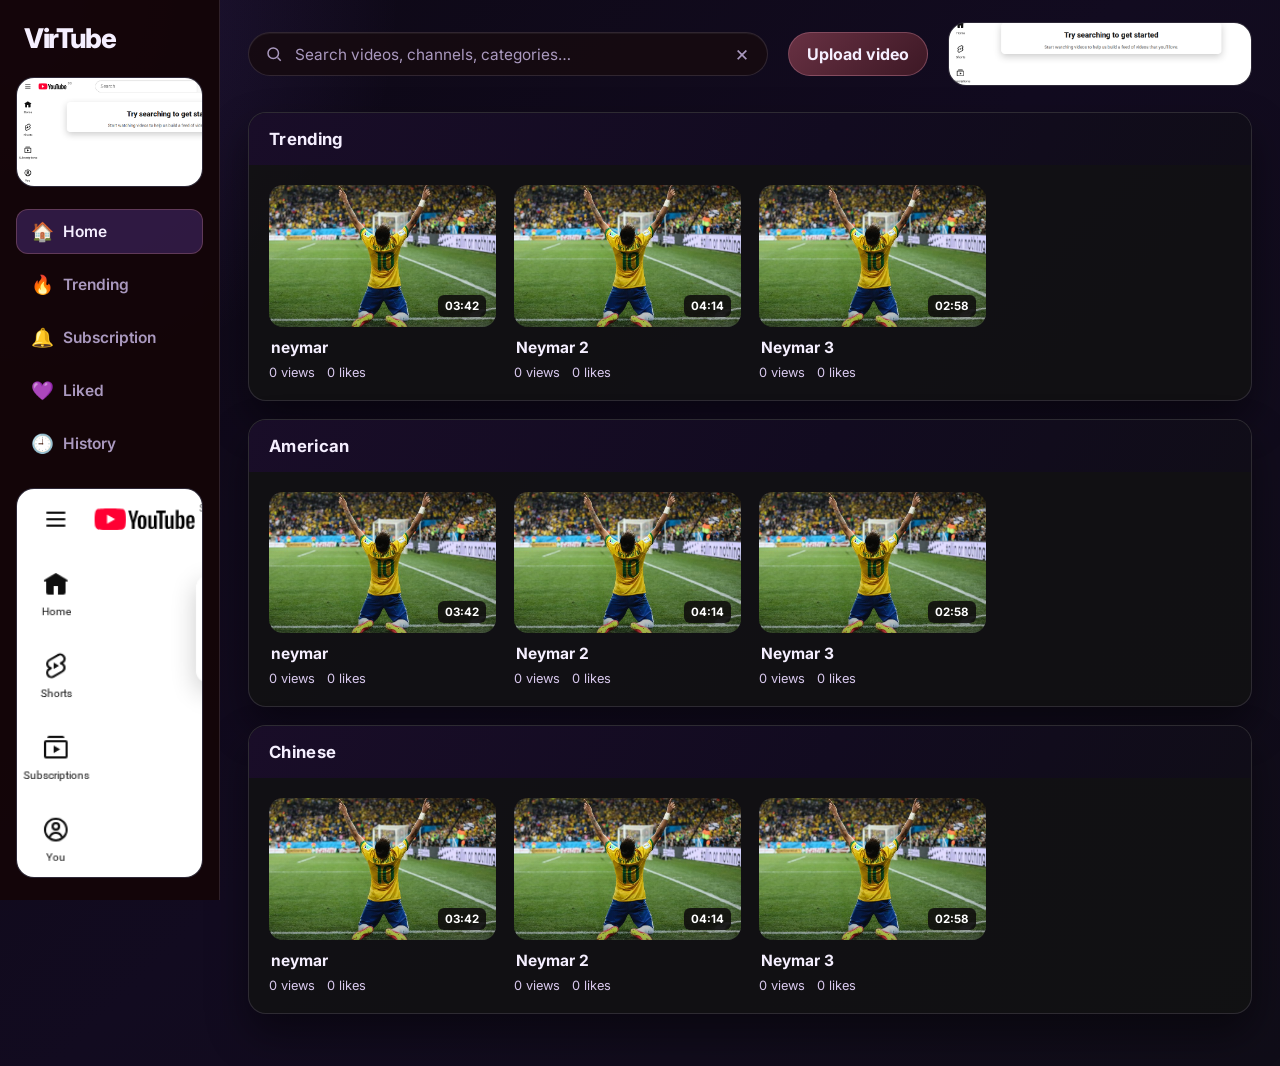
<file: index.html>
<!DOCTYPE html>
<html lang="en">
  <head>
    <meta charset="UTF-8" />
    <meta name="viewport" content="width=device-width, initial-scale=1.0" />
    <title>VirTube</title>
    <meta name="description" content="A clean video hub with a modern feed and watch experience." />
    <link rel="preconnect" href="https://fonts.googleapis.com" />
    <link rel="preconnect" href="https://fonts.gstatic.com" crossorigin />
    <link href="https://fonts.googleapis.com/css2?family=Inter:wght@400;500;600;700;800&display=swap" rel="stylesheet" />
    <link rel="stylesheet" href="style.css" />
  </head>
  <body>
    <div class="app-shell">
      <aside class="sidebar" aria-label="Sidebar navigation">
        <div class="brand">VirTube</div>

        <a class="ad-slot ad-slot--top" href="https://www.youtube.com/" target="_blank" rel="noopener noreferrer" aria-label="Visit YouTube (opens in a new tab)">
          <img src="youtube-banner.png" alt="YouTube website" />
        </a>

        <nav class="nav" aria-label="Main navigation">
          <button class="nav-item is-active" data-page="home" aria-label="Home page">
            <span class="nav-emoji" aria-hidden="true">🏠</span>
            <span>Home</span>
          </button>
          <button class="nav-item" data-page="trending" aria-label="Trending page">
            <span class="nav-emoji" aria-hidden="true">🔥</span>
            <span>Trending</span>
          </button>
          <button class="nav-item" data-page="subscription" aria-label="Subscription page">
            <span class="nav-emoji" aria-hidden="true">🔔</span>
            <span>Subscription</span>
          </button>
          <button class="nav-item" data-page="liked" aria-label="Liked videos page">
            <span class="nav-emoji" aria-hidden="true">💜</span>
            <span>Liked</span>
          </button>
          <button class="nav-item" data-page="history" aria-label="Watch history page">
            <span class="nav-emoji" aria-hidden="true">🕘</span>
            <span>History</span>
          </button>
        </nav>

        <section id="sidebarRecommendations" class="sidebar-recommendations" aria-label="Recommended videos" hidden>
          <h2>Recommended</h2>
          <div id="sidebarRecommendationList" class="sidebar-recommendation-list"></div>
        </section>

        <a class="ad-slot ad-slot--bottom" href="https://www.youtube.com/" target="_blank" rel="noopener noreferrer" aria-label="Visit YouTube (opens in a new tab)">
          <img src="youtube-banner.png" alt="YouTube website" />
        </a>
      </aside>

      <main class="main">
        <header class="topbar">
          <div class="search" role="search">
            <svg viewBox="0 0 24 24" class="search-icon" aria-hidden="true"><circle cx="11" cy="11" r="7"/><path d="m21 21-4.3-4.3"/></svg>
            <label class="visually-hidden" for="searchInput">Search videos</label>
            <input type="text" id="searchInput" placeholder="Search videos, channels, categories…" />
            <button class="search-clear" id="searchClear" type="button" aria-label="Clear search">&times;</button>
          </div>

          <div class="upload-control">
            <input id="videoUpload" class="visually-hidden" type="file" accept="video/*" />
            <button id="uploadButton" class="upload-button" type="button">Upload video</button>
          </div>
          <p id="uploadStatus" class="upload-status" role="status" aria-live="polite"></p>

          <a class="ad-slot ad-slot--banner" href="https://www.youtube.com/" target="_blank" rel="noopener noreferrer" aria-label="Visit YouTube (opens in a new tab)">
            <img src="youtube-banner.png" alt="YouTube website" />
          </a>
        </header>

        <div id="feed" class="feed" aria-live="polite"></div>
        <div id="watch" class="watch-page" hidden aria-live="polite"></div>
      </main>
    </div>

    <script src="script.js"></script>
  </body>
</html>
</file>
<file: style.css>
:root {
  --dark-luxury: #0d0814;
  --wine: #190d28;
  --crimson: #170922;
  --plum: #120b20;
  --charcoal: #100d18;
  --bg: var(--dark-luxury);
  --bg-alt: var(--charcoal);
  --sidebar-bg: var(--crimson);
  --panel: var(--wine);
  --panel-soft: var(--plum);
  --accent: #8b5cf6;
  --accent-soft: rgba(139, 92, 246, 0.24);
  --text: #f5efff;
  --text-soft: #d9c9ee;
  --text-dim: #aa99bf;
  --border: rgba(217, 201, 238, 0.14);
  --shadow: 0 20px 40px rgba(0, 0, 0, 0.42);
  --radius: 18px;
}

* { box-sizing: border-box; }

html, body {
  margin: 0;
  min-height: 100%;
  background:
    radial-gradient(circle at top left, rgba(139, 92, 246, 0.2), transparent 24%),
    linear-gradient(135deg, var(--dark-luxury), var(--plum) 48%, var(--charcoal));
  color: var(--text);
  font-family: "Inter", sans-serif;
}

body {
  min-height: 100vh;
}

button, input {
  font: inherit;
}

button {
  cursor: pointer;
}

img, video {
  max-width: 100%;
  display: block;
}

.visually-hidden {
  position: absolute;
  width: 1px;
  height: 1px;
  padding: 0;
  margin: -1px;
  overflow: hidden;
  clip: rect(0, 0, 0, 0);
  white-space: nowrap;
  border: 0;
}

.app-shell {
  display: flex;
  min-height: 100vh;
}

.sidebar {
  width: 220px;
  flex-shrink: 0;
  background: rgba(20, 6, 9, 0.97);
  border-right: 1px solid var(--border);
  display: flex;
  flex-direction: column;
  gap: 22px;
  padding: 22px 16px;
  position: sticky;
  top: 0;
  height: 100vh;
  overflow-y: auto;
}

.brand {
  font-weight: 800;
  font-size: 1.7rem;
  letter-spacing: -0.05em;
  color: var(--text);
  padding-left: 8px;
}

.ad-slot {
  background: var(--charcoal);
  border: 1px solid var(--border);
  border-radius: var(--radius);
  display: flex;
  align-items: center;
  justify-content: center;
  overflow: hidden;
  position: relative;
  transition: border-color 0.18s ease, transform 0.18s ease;
}

.ad-slot:hover,
.ad-slot:focus-visible {
  border-color: rgba(164, 103, 124, 0.68);
  transform: translateY(-1px);
  outline: none;
}

.ad-slot img {
  width: 100%;
  height: 100%;
  object-fit: cover;
}

.ad-slot--top img,
.ad-slot--bottom img {
  object-position: left center;
}

.ad-tag {
  font-weight: 800;
  font-size: 1.4rem;
  opacity: 0.8;
  letter-spacing: 0.1em;
  text-transform: uppercase;
}

.ad-slot--top { height: 110px; }
.ad-slot--bottom { flex: 1; min-height: 120px; margin-top: auto; }
.sidebar-recommendations[hidden] { display: none; }

.sidebar-recommendations h2 {
  margin: 2px 8px 10px;
  color: var(--text-soft);
  font-size: 0.78rem;
  letter-spacing: 0.1em;
  text-transform: uppercase;
}

.sidebar-recommendation-list {
  display: flex;
  flex-direction: column;
  gap: 6px;
}

.sidebar-recommendation {
  display: flex;
  align-items: center;
  gap: 9px;
  min-width: 0;
  padding: 7px;
  border: 1px solid transparent;
  border-radius: 12px;
  color: var(--text);
  cursor: pointer;
  transition: background 0.18s ease, border-color 0.18s ease;
}

.sidebar-recommendation:hover,
.sidebar-recommendation:focus-visible {
  background: rgba(255, 255, 255, 0.04);
  border-color: var(--border);
  outline: none;
}

.sidebar-rec-thumb {
  width: 76px;
  aspect-ratio: 16 / 9;
  flex: 0 0 auto;
  border-radius: 8px;
  background: linear-gradient(135deg, var(--wine), var(--plum)) center / cover;
}

.sidebar-rec-copy {
  min-width: 0;
}

.sidebar-rec-title {
  display: -webkit-box;
  overflow: hidden;
  -webkit-box-orient: vertical;
  -webkit-line-clamp: 2;
  font-size: 0.76rem;
  font-weight: 700;
  line-height: 1.35;
}

.sidebar-rec-meta {
  margin-top: 4px;
  color: var(--text-dim);
  font-size: 0.68rem;
}

body.is-watching .ad-slot--top,
body.is-watching .ad-slot--bottom {
  display: none;
}
.ad-slot--banner { flex: 1; min-width: 180px; height: 64px; }

.nav {
  display: flex;
  flex-direction: column;
  gap: 8px;
}

.nav-item {
  display: flex;
  align-items: center;
  gap: 12px;
  width: 100%;
  background: transparent;
  border: 1px solid transparent;
  border-radius: 12px;
  color: var(--text-dim);
  font-size: 0.97rem;
  font-weight: 600;
  padding: 12px 14px;
  text-align: left;
  transition: background 0.18s ease, border-color 0.18s ease, color 0.18s ease, transform 0.18s ease;
}

.nav-item:hover {
  background: rgba(255, 255, 255, 0.03);
  border-color: rgba(209, 195, 201, 0.12);
  color: var(--text);
  transform: translateX(2px);
}

.nav-item.is-active {
  background: var(--accent-soft);
  border-color: rgba(164, 103, 124, 0.42);
  color: var(--text);
}

.nav-icon {
  width: 20px;
  height: 20px;
  stroke: currentColor;
  stroke-width: 1.8;
  stroke-linecap: round;
  stroke-linejoin: round;
  fill: none;
  flex-shrink: 0;
}

.nav-emoji {
  width: 20px;
  flex-shrink: 0;
  font-size: 1.15rem;
  line-height: 1;
  text-align: center;
}

.nav-item[data-page="trending"] .nav-icon,
.nav-item[data-page="liked"] .nav-icon {
  fill: currentColor;
  stroke: none;
}

.main {
  flex: 1;
  min-width: 0;
  padding: 22px 28px 52px;
}

.topbar {
  display: flex;
  flex-wrap: wrap;
  align-items: center;
  gap: 20px;
  margin-bottom: 26px;
}

.search {
  flex: 0 1 520px;
  display: flex;
  align-items: center;
  gap: 10px;
  background: rgba(22, 11, 16, 0.88);
  border: 1px solid var(--border);
  border-radius: 999px;
  padding: 10px 16px;
  box-shadow: inset 0 1px 0 rgba(255,255,255,0.05);
}

.search:focus-within {
  border-color: rgba(164, 103, 124, 0.58);
  box-shadow: 0 0 0 3px rgba(104, 49, 67, 0.18);
}

.search-icon {
  width: 18px;
  height: 18px;
  stroke: var(--text-dim);
  stroke-width: 2;
  fill: none;
  flex-shrink: 0;
}

.search input {
  flex: 1;
  background: transparent;
  border: none;
  color: var(--text);
  outline: none;
  font-size: 0.96rem;
}

.search input::placeholder {
  color: var(--text-dim);
}

.search-clear {
  background: transparent;
  border: none;
  color: var(--text-dim);
  font-size: 1.35rem;
  line-height: 1;
  padding: 0 2px;
}

.search-clear:hover {
  color: var(--text);
}

.upload-control {
  flex: 0 0 auto;
}

.upload-button {
  min-height: 44px;
  padding: 0 18px;
  border: 1px solid rgba(164, 103, 124, 0.56);
  border-radius: 999px;
  background: linear-gradient(135deg, #683143, #3d1825);
  color: var(--text);
  font-weight: 700;
  transition: filter 0.18s ease, transform 0.18s ease;
}

.upload-button:hover:not(:disabled) {
  filter: brightness(1.15);
  transform: translateY(-1px);
}

.upload-button:focus-visible {
  outline: 2px solid var(--text-soft);
  outline-offset: 3px;
}

.upload-button:disabled {
  cursor: wait;
  opacity: 0.65;
}

.upload-status {
  flex: 1 0 100%;
  margin: -8px 0 0 8px;
  color: var(--text-soft);
  font-size: 0.84rem;
}

.upload-status:empty {
  display: none;
}

.upload-status.is-error {
  color: #f0a4b7;
}

.feed {
  display: flex;
  flex-direction: column;
  gap: 18px;
}

.category {
  background: rgba(18, 18, 18, 0.84);
  border: 1px solid var(--border);
  border-radius: var(--radius);
  overflow: hidden;
  box-shadow: var(--shadow);
}

.category-header {
  margin: 0;
  background: linear-gradient(115deg, var(--wine), var(--plum) 58%, var(--charcoal));
  color: var(--text);
  font-size: 1.05rem;
  font-weight: 700;
  letter-spacing: 0.02em;
  padding: 16px 20px;
  text-transform: capitalize;
}

.category-grid {
  display: grid;
  grid-template-columns: repeat(auto-fill, minmax(220px, 1fr));
  gap: 18px;
  padding: 20px;
}

.card {
  display: block;
  cursor: pointer;
  color: var(--text);
}

.card:hover .thumb {
  transform: translateY(-2px);
  box-shadow: 0 14px 26px rgba(0, 0, 0, 0.48);
}

.card:focus-visible {
  outline: 2px solid rgba(164, 103, 124, 0.85);
  outline-offset: 6px;
  border-radius: 12px;
}

.thumb {
  position: relative;
  width: 100%;
  aspect-ratio: 16 / 10;
  border-radius: 14px;
  background: linear-gradient(140deg, var(--wine), var(--plum) 55%, var(--charcoal));
  background-position: center;
  background-size: cover;
  display: flex;
  align-items: center;
  justify-content: center;
  overflow: hidden;
  transition: transform 0.18s ease, box-shadow 0.18s ease;
}

.thumb::after {
  content: "";
  position: absolute;
  inset: 0;
  background: linear-gradient(to top, rgba(13, 11, 12, 0.3), transparent 60%);
}

.thumb-play {
  position: relative;
  z-index: 1;
  width: 50px;
  height: 50px;
  border-radius: 50%;
  background: rgba(13, 11, 12, 0.58);
  display: flex;
  align-items: center;
  justify-content: center;
  opacity: 0;
  transition: opacity 0.18s ease;
}

.card:hover .thumb-play,
.card:focus-visible .thumb-play {
  opacity: 1;
}

.thumb-play svg {
  width: 18px;
  height: 18px;
  fill: white;
  margin-left: 3px;
}

.thumb-duration {
  position: absolute;
  right: 10px;
  bottom: 10px;
  z-index: 1;
  background: rgba(13, 11, 12, 0.86);
  color: white;
  font-size: 0.72rem;
  font-weight: 700;
  border-radius: 6px;
  padding: 4px 7px;
}

.card-title {
  margin: 10px 2px 6px;
  font-size: 0.97rem;
  font-weight: 700;
  line-height: 1.4;
}

.card-meta {
  display: flex;
  flex-wrap: wrap;
  gap: 8px 12px;
  color: var(--text-soft);
  font-size: 0.8rem;
}

.no-results {
  background: rgba(16, 10, 20, 0.78);
  border: 1px solid var(--border);
  border-radius: var(--radius);
  color: var(--text-dim);
  padding: 32px 18px;
  text-align: center;
}

.watch-page {
  padding: 6px 0;
}

.watch-main {
  min-width: 0;
}

.watch-player {
  width: 100%;
  aspect-ratio: 16 / 9;
  background: var(--charcoal);
  border-radius: 16px;
  overflow: hidden;
  box-shadow: var(--shadow);
}

.watch-player video {
  width: 100%;
  height: 100%;
  object-fit: cover;
}

.watch-title {
  margin: 16px 0 10px;
  font-size: clamp(1.4rem, 2vw, 2rem);
  letter-spacing: -0.03em;
}

.watch-actions {
  display: flex;
  align-items: center;
  gap: 14px;
  flex-wrap: wrap;
}

.watch-views {
  color: var(--text-soft);
  font-size: 0.95rem;
}

#likeBtn {
  padding: 9px 16px;
  border-radius: 999px;
  border: 1px solid rgba(209, 195, 201, 0.32);
  background: var(--wine);
  color: var(--text);
  font-weight: 700;
  transition: background 0.18s ease, border-color 0.18s ease, transform 0.18s ease;
}

#likeBtn:hover {
  transform: translateY(-1px);
}

#likeBtn.is-liked {
  background: linear-gradient(135deg, #683143, #3d1825);
  border-color: rgba(164, 103, 124, 0.68);
}

@media (max-width: 860px) {
  .sidebar {
    width: 74px;
    padding: 18px 10px;
  }

  .brand {
    font-size: 0;
    padding-left: 0;
  }

  .brand::after {
    content: "V";
    display: block;
    font-size: 1.6rem;
    text-align: center;
  }

  .nav-item {
    justify-content: center;
    padding-inline: 10px;
  }

  .nav-item span {
    display: none;
  }

  .ad-slot--top {
    display: none;
  }

  .main {
    padding: 18px 16px 42px;
  }

  .topbar {
    flex-wrap: wrap;
  }

  .ad-slot--banner {
    order: 3;
    flex-basis: 100%;
    width: 100%;
  }

  body.is-watching .sidebar {
    width: 250px;
  }

  body.is-watching .brand {
    font-size: 1.45rem;
    padding-left: 8px;
  }

  body.is-watching .brand::after {
    content: none;
  }

  body.is-watching .nav-item {
    justify-content: flex-start;
    padding-inline: 12px;
  }

  body.is-watching .nav-item span {
    display: inline;
  }
}

@media (max-width: 760px) {
  body.is-watching .app-shell {
    flex-direction: column;
  }

  body.is-watching .sidebar {
    position: static;
    width: 100%;
    height: auto;
    overflow: visible;
    padding: 12px 16px;
  }

  body.is-watching .nav {
    flex-direction: row;
    flex-wrap: wrap;
  }

  body.is-watching .nav-item {
    width: auto;
  }

  body.is-watching .sidebar-recommendation-list {
    flex-direction: row;
    overflow-x: auto;
    padding-bottom: 4px;
  }

  body.is-watching .sidebar-recommendation {
    flex: 0 0 220px;
  }

  body.is-watching .sidebar-rec-thumb {
    width: 72px;
  }
}

@media (max-width: 460px) {
  .main {
    padding-inline: 10px;
  }

  .category-grid {
    grid-template-columns: minmax(0, 1fr);
    padding: 12px;
  }

  .search {
    flex-basis: 100%;
  }

  .upload-control {
    flex: 1 1 auto;
  }

  .upload-button {
    width: 100%;
  }
}
</file>
